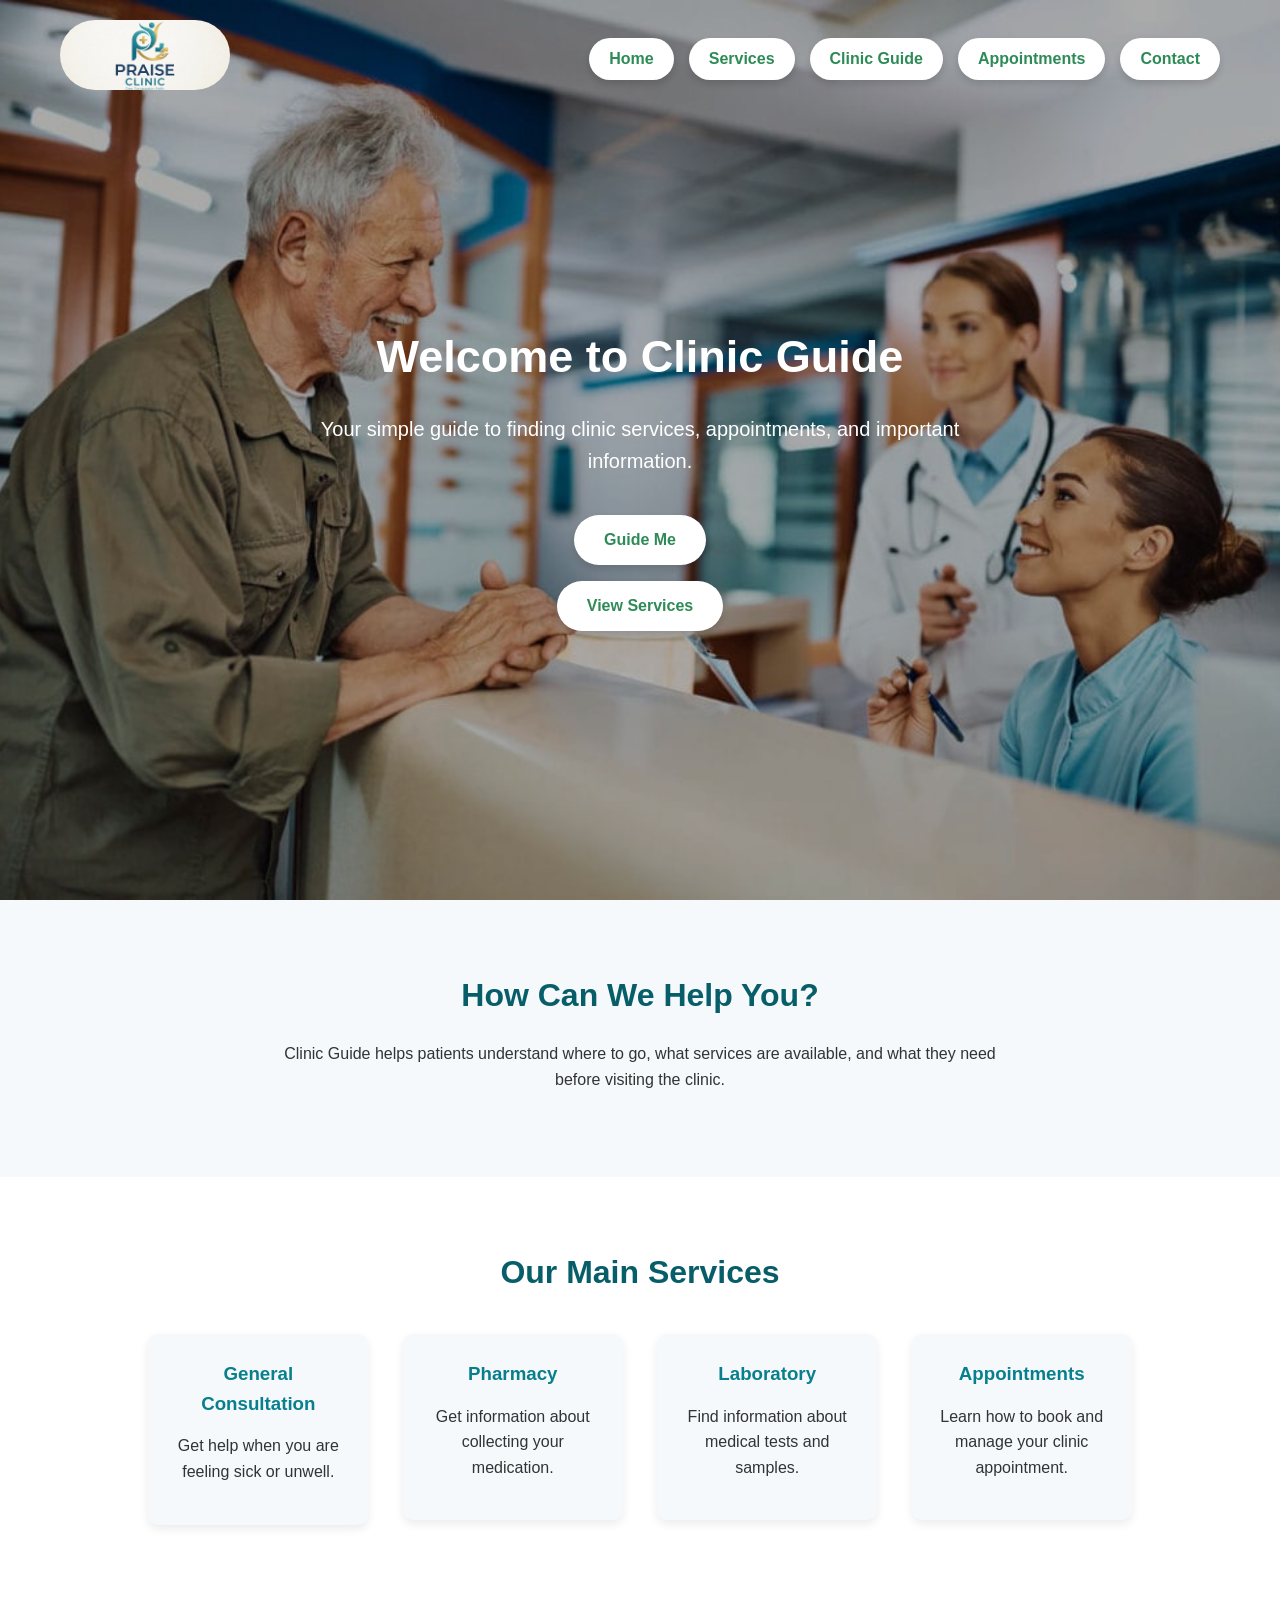
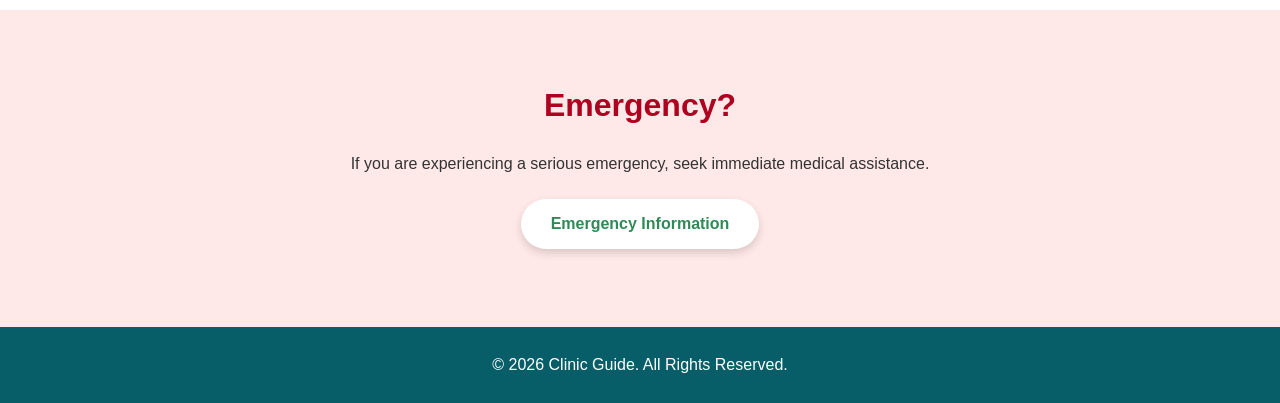
<file: index.html>
<!DOCTYPE html>
<html lang="en">
<head>
    <meta charset="UTF-8">
    <meta name="viewport" content="width=device-width, initial-scale=1.0">
    <title>Clinic Guide - Home</title>

    <link rel="stylesheet" href="css/style.css">
</head>

<body>

    <!-- Navigation Bar -->
    <header>
        <nav>
            <a href="index.html" class="logo">
    <img src="logo.jpeg" alt="Clinic Guide Logo">
</a>

            <ul>
                <li><a href="index.html">Home</a></li>
                <li><a href="services.html">Services</a></li>
                <li><a href="guide.html">Clinic Guide</a></li>
                <li><a href="appointments.html">Appointments</a></li>
                <li><a href="contact.html">Contact</a></li>
            </ul>
        </nav>
    </header>


    <!-- Hero Section -->
    <main>

        <section class="hero">

    <h2>Welcome to Clinic Guide</h2>

    <p>
        Your simple guide to finding clinic services,
        appointments, and important information.
    </p>

    <a href="guide.html">Guide Me</a>
    <a href="services.html">View Services</a>

</section>


        <!-- About Section -->
        <section>
            <h2>How Can We Help You?</h2>

            <p>
                Clinic Guide helps patients understand where to go,
                what services are available, and what they need
                before visiting the clinic.
            </p>
        </section>


        <!-- Services Preview -->
        <section>
            <h2>Our Main Services</h2>

            <div>
                <h3>General Consultation</h3>
                <p>Get help when you are feeling sick or unwell.</p>
            </div>

            <div>
                <h3>Pharmacy</h3>
                <p>Get information about collecting your medication.</p>
            </div>

            <div>
                <h3>Laboratory</h3>
                <p>Find information about medical tests and samples.</p>
            </div>

            <div>
                <h3>Appointments</h3>
                <p>Learn how to book and manage your clinic appointment.</p>
            </div>

        </section>


        <!-- Emergency Section -->
        <section>
            <h2>Emergency?</h2>

            <p>
                If you are experiencing a serious emergency,
                seek immediate medical assistance.
            </p>

            <a href="contact.html">Emergency Information</a>
        </section>

    </main>


    <!-- Footer -->
    <footer>
        <p>&copy; 2026 Clinic Guide. All Rights Reserved.</p>
    </footer>

    <script src="js/script.js"></script>

</body>
</html>
</file>
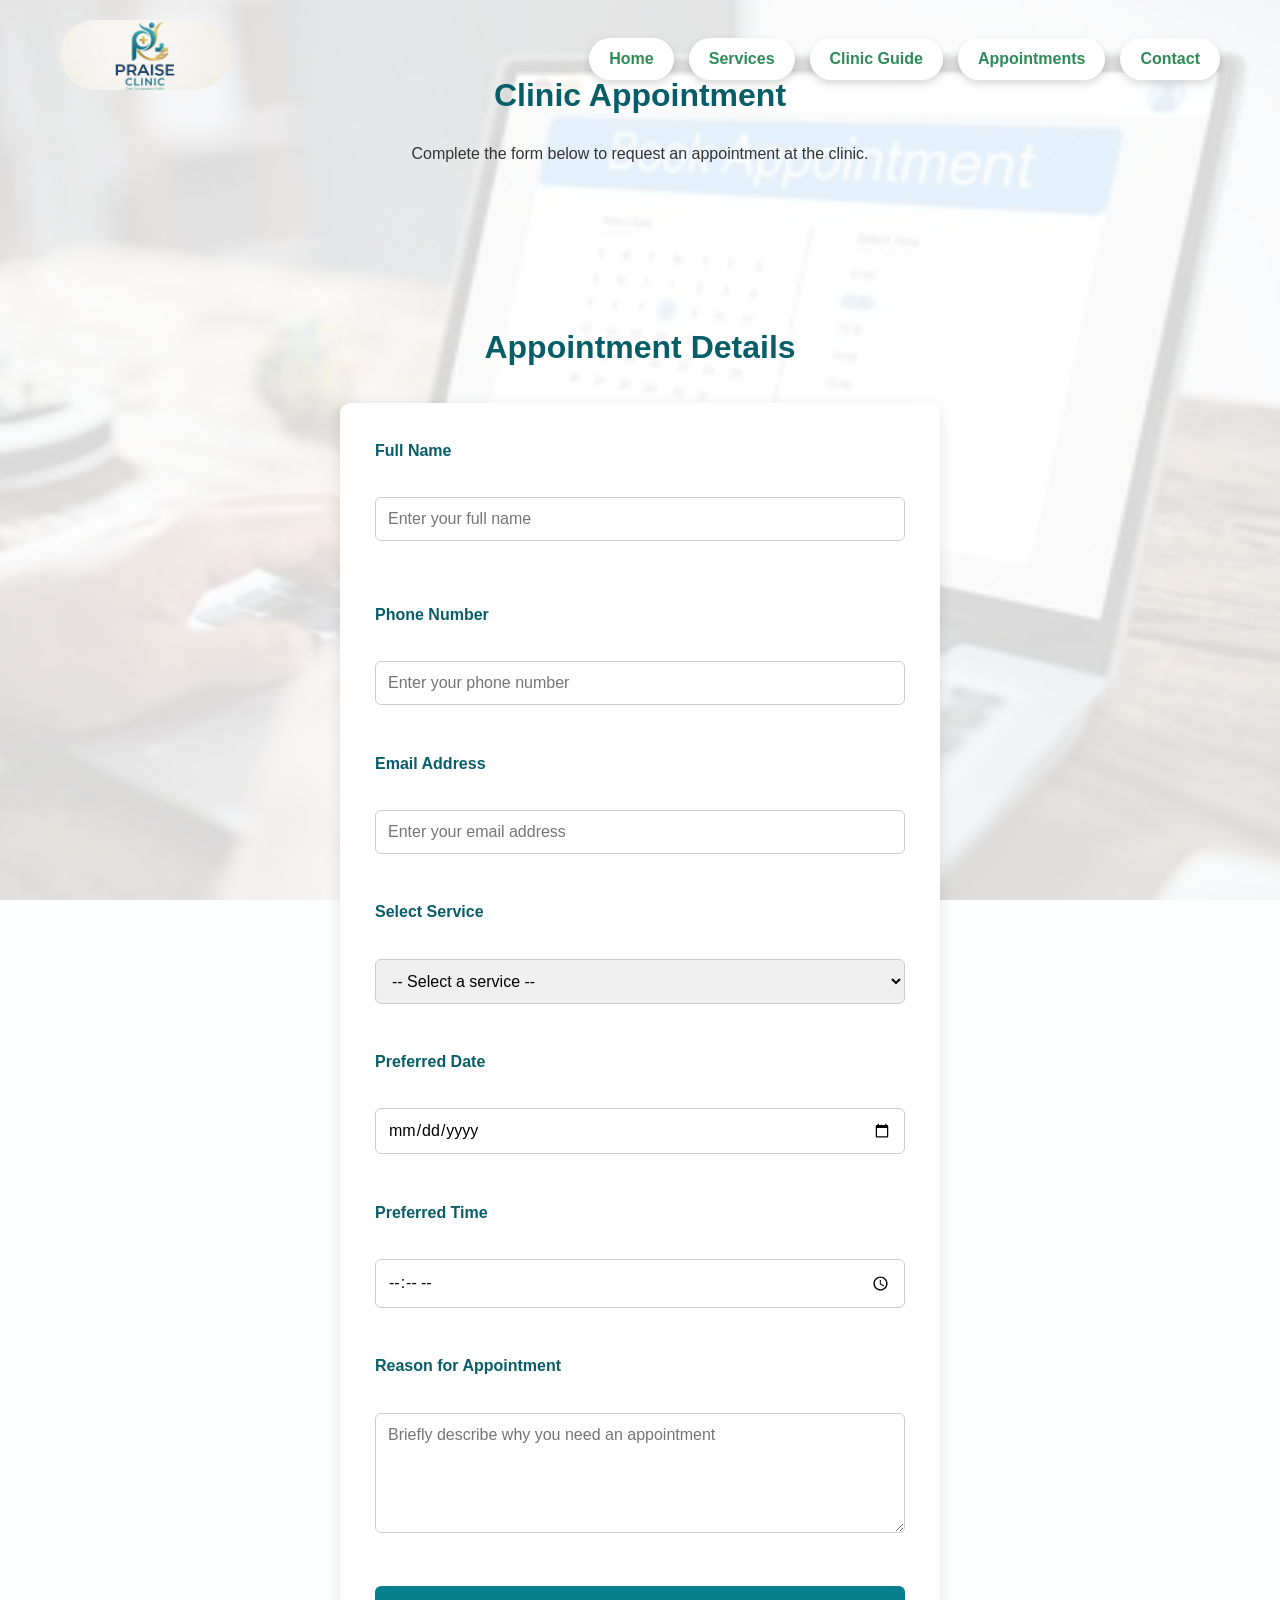
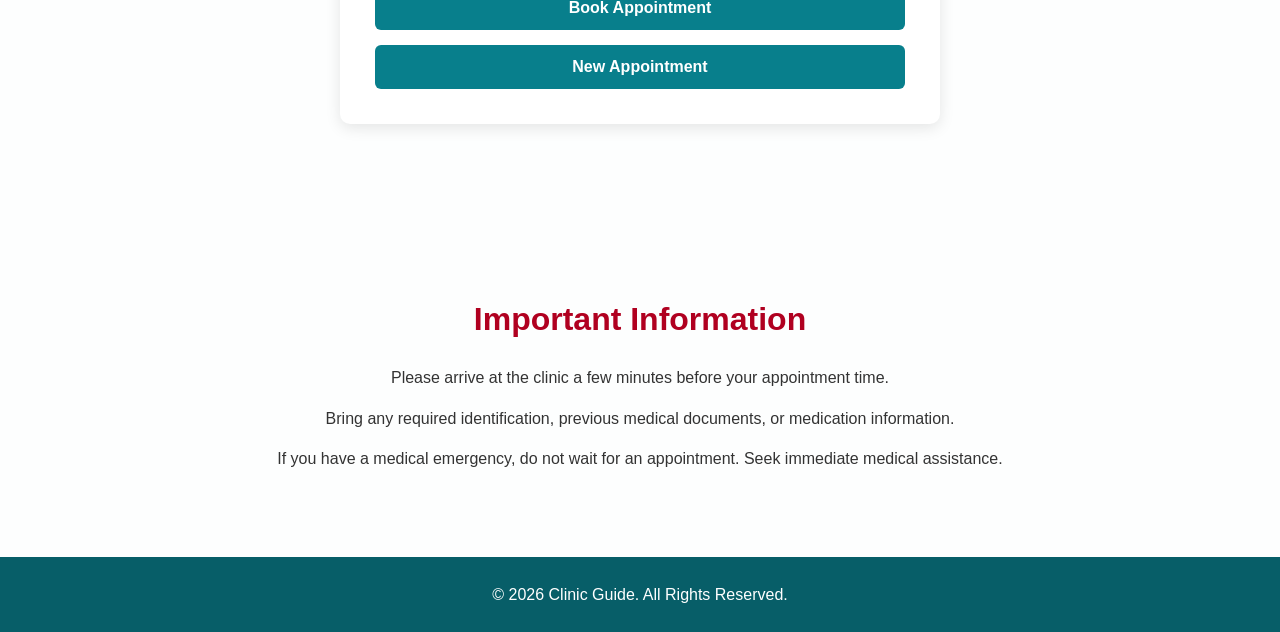
<file: appointments.html>
<!DOCTYPE html>
<html lang="en">

<head>
    <meta charset="UTF-8">
    <meta name="viewport" content="width=device-width, initial-scale=1.0">

    <title>Clinic Guide - Appointments</title>

    <link rel="stylesheet" href="css/style.css">
</head>

<body class="appointments-page">

    <!-- Navigation -->
    <header>
        <nav>

            <a href="appointments.html" class="logo">
    <img src="logo.jpeg" alt="Clinic Guide Logo">
</a>


            <ul>
                <li><a href="index.html">Home</a></li>
                <li><a href="services.html">Services</a></li>
                <li><a href="guide.html">Clinic Guide</a></li>
                <li><a href="appointments.html">Appointments</a></li>
                <li><a href="contact.html">Contact</a></li>
            </ul>

        </nav>
    </header>


    <!-- Main Content -->
    <main>

        <!-- Introduction -->
        <section>

            <h2 id="appointmentTitle">Book an Appointment</h2>

            <p>
                Complete the form below to request an appointment
                at the clinic.
            </p>

            <p id="message"></p>

        </section>


        <!-- Appointment Form -->
        <section>

            <h2>Appointment Details</h2>

            <form onsubmit="bookAppointment(event)">

                <!-- Patient Name -->
                <div>
                    <label for="fullname">Full Name</label>

                    <br>

                    <input
                        type="text"
                        id="fullname"
                        name="fullname"
                        placeholder="Enter your full name"
                        required
                    >
                </div>

                <br>

                  <p id="appointmentMessage"></p>


                <!-- Phone Number -->
                <div>
                    <label for="phone">Phone Number</label>

                    <br>

                    <input
                        type="tel"
                        id="phone"
                        name="phone"
                        placeholder="Enter your phone number"
                        required
                    >
                </div>

                <br>


                <!-- Email -->
                <div>
                    <label for="email">Email Address</label>

                    <br>

                    <input
                        type="email"
                        id="email"
                        name="email"
                        placeholder="Enter your email address"
                    >
                </div>

                <br>


                <!-- Service -->
                <div>
                    <label for="service">Select Service</label>

                    <br>

                    <select id="service" name="service" required>

                        <option value="">
                            -- Select a service --
                        </option>

                        <option value="general">
                            General Consultation
                        </option>

                        <option value="pharmacy">
                            Pharmacy
                        </option>

                        <option value="laboratory">
                            Laboratory
                        </option>

                        <option value="child-health">
                            Child Health
                        </option>

                        <option value="family-planning">
                            Family Planning
                        </option>

                        <option value="dental">
                            Dental
                        </option>

                        <option value="immunization">
                            Immunization
                        </option>

                        <option value="mental-health">
                            Mental Health
                        </option>

                    </select>

                    <p id="serviceMessage"></p>
                </div>

                <br>


                <!-- Date -->
                <div>
                    <label for="date">Preferred Date</label>

                    <br>

                    <input
                        type="date"
                        id="date"
                        name="date"
                        required
                    >
                    <p id="dateMessage"></p>
                </div>

                <br>


                <!-- Time -->
                <div>
                    <label for="time">Preferred Time</label>

                    <br>

                    <input
                        type="time"
                        id="time"
                        name="time"
                        required
                    >

                    <p id="timeMessage"></p>
                </div>

                <br>


                <!-- Reason -->
                <div>
                    <label for="reason">
                        Reason for Appointment
                    </label>

                    <br>

                    <textarea
                        id="reason"
                        name="reason"
                        rows="5"
                        placeholder="Briefly describe why you need an appointment"
                    ></textarea>

                    <p id="reasonMessage"></p>
                </div>

                <br>


                <!-- Submit -->
                <button type="submit">
                    Book Appointment
                </button>
                <p id="bookingMessage"></p>

                <button type="button" onclick="newAppointment()">
    New Appointment
</button>

            </form>

        </section>


        <!-- Appointment Information -->
        <section>

            <h2>Important Information</h2>

            <p>
                Please arrive at the clinic a few minutes before
                your appointment time.
            </p>

            <p>
                Bring any required identification, previous medical
                documents, or medication information.
            </p>

            <p>
                If you have a medical emergency, do not wait for
                an appointment. Seek immediate medical assistance.
            </p>

        </section>

    </main>


    <!-- Footer -->
    <footer>

        <p>
            &copy; 2026 Clinic Guide. All Rights Reserved.
        </p>

    </footer>

    <script src="js/script.js"></script>

</body>

</html>
</file>
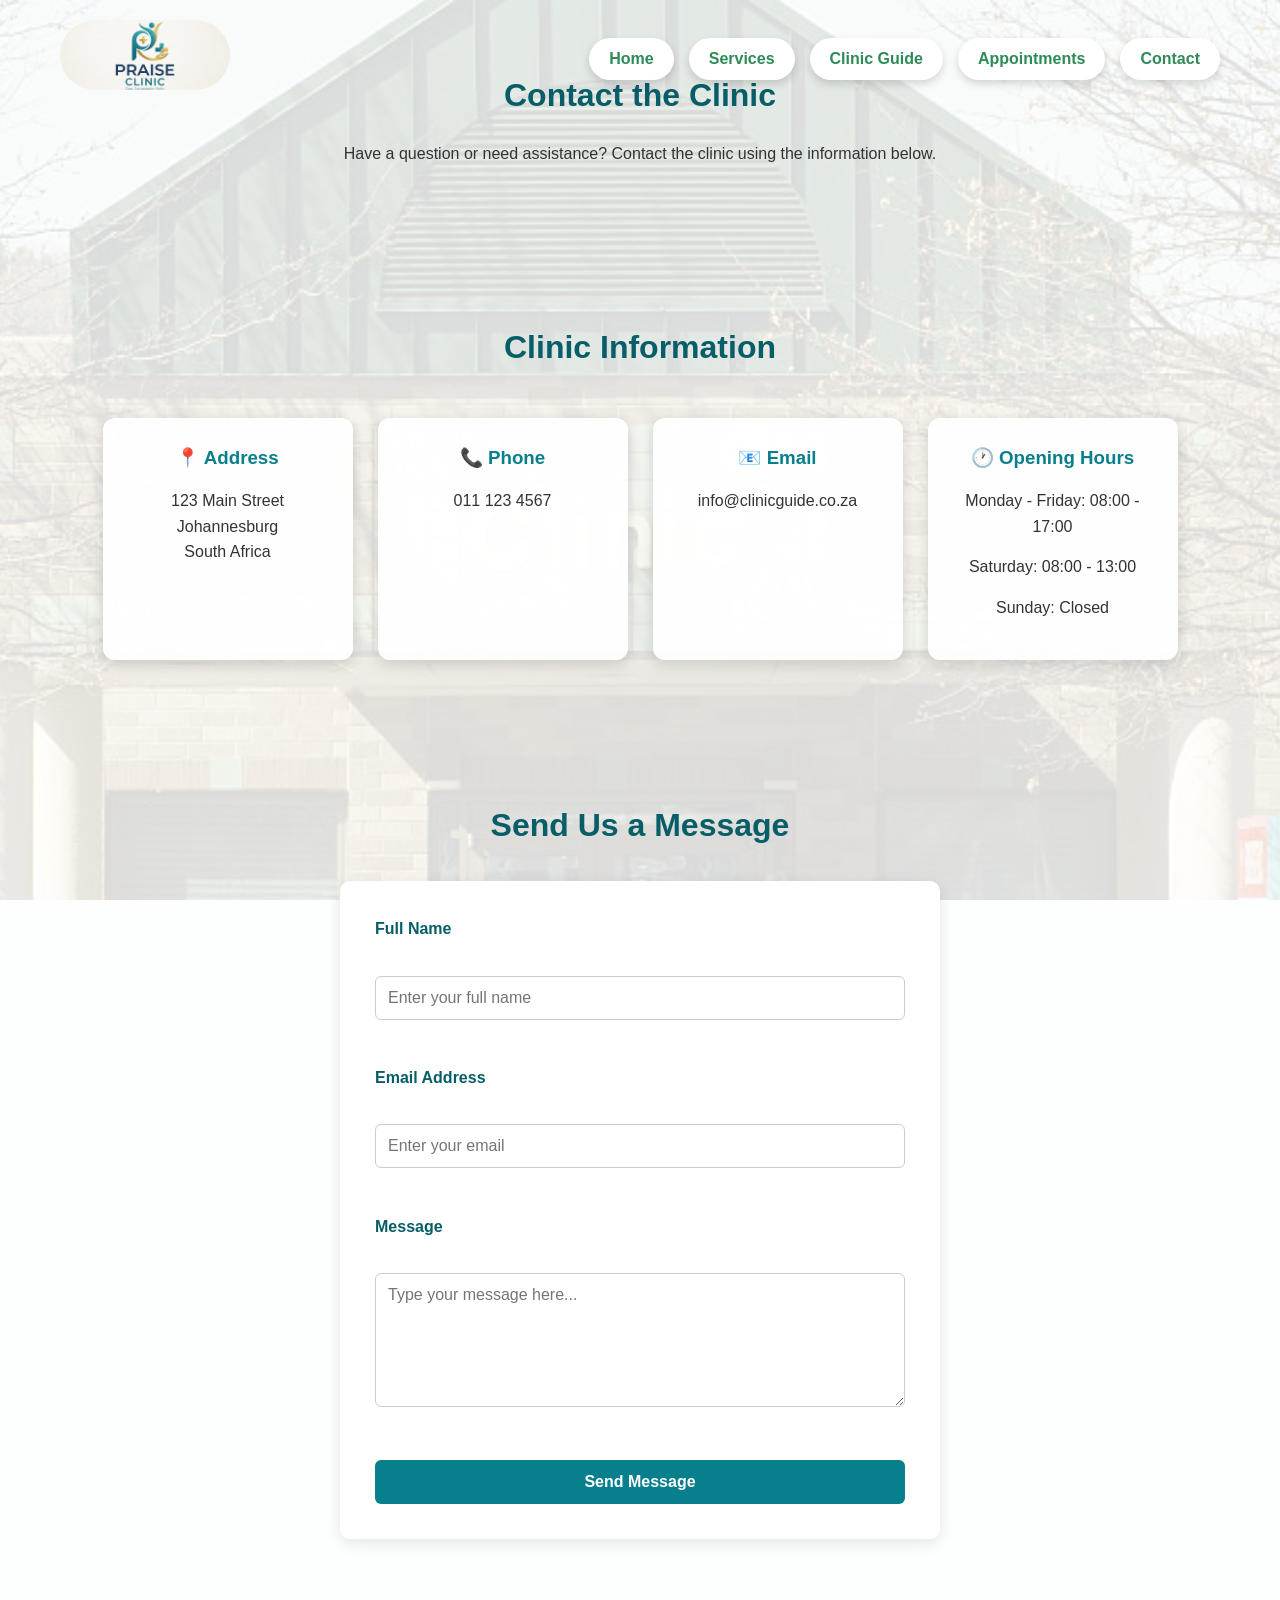
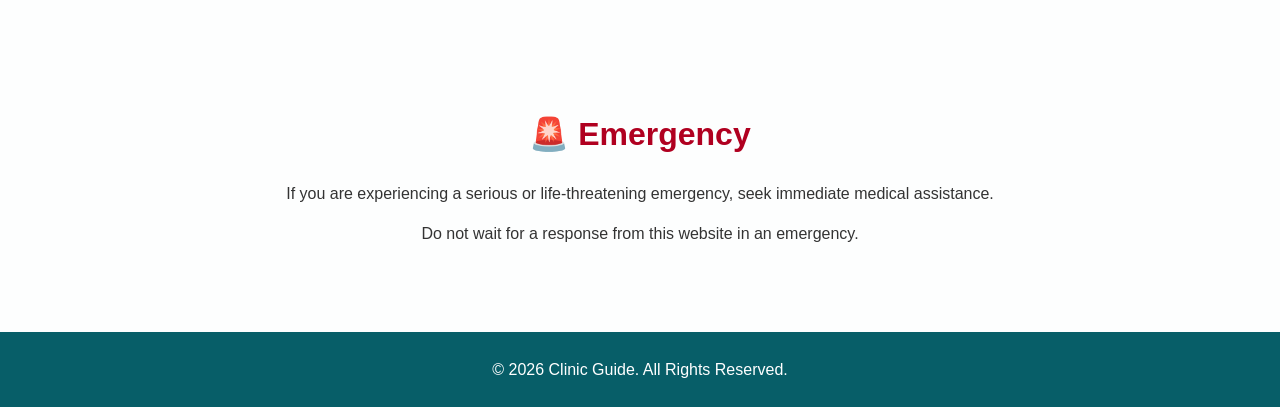
<file: contact.html>
<!DOCTYPE html>
<html lang="en">

<head>
    <meta charset="UTF-8">
    <meta name="viewport" content="width=device-width, initial-scale=1.0">

    <title>Clinic Guide - Contact</title>

    <link rel="stylesheet" href="css/style.css">
</head>

<body class="contact-page">

    <!-- Navigation -->
    <header>
        <nav>

            <a href="contact.html" class="logo">
    <img src="logo.jpeg" alt="Clinic Guide Logo">
</a>


            <ul>
                <li><a href="index.html">Home</a></li>
                <li><a href="services.html">Services</a></li>
                <li><a href="guide.html">Clinic Guide</a></li>
                <li><a href="appointments.html">Appointments</a></li>
                <li><a href="contact.html">Contact</a></li>
            </ul>

        </nav>
    </header>


    <!-- Main Content -->
    <main>

        <!-- Contact Introduction -->
        <section>

            <h2>Contact the Clinic</h2>

            <p>
                Have a question or need assistance?
                Contact the clinic using the information below.
            </p>

        </section>


        <!-- Contact Information -->
        <section>

            <h2>Clinic Information</h2>

            <div>
                <h3>📍 Address</h3>

                <p>
                    123 Main Street<br>
                    Johannesburg<br>
                    South Africa
                </p>
            </div>


            <div>
                <h3>📞 Phone</h3>

                <p>
                    011 123 4567
                </p>
            </div>


            <div>
                <h3>📧 Email</h3>

                <p>
                    info@clinicguide.co.za
                </p>
            </div>


            <div>
                <h3>🕐 Opening Hours</h3>

                <p>
                    Monday - Friday: 08:00 - 17:00
                </p>

                <p>
                    Saturday: 08:00 - 13:00
                </p>

                <p>
                    Sunday: Closed
                </p>
            </div>

        </section>


        <!-- Contact Form -->
        <section>

            <h2>Send Us a Message</h2>

            <form onsubmit="submitContactForm(event)">

                <div>

                    <label for="name">
                        Full Name
                    </label>

                    <br>

                    <input
                        type="text"
                        id="name"
                        name="name"
                        placeholder="Enter your full name"
                        required
                    >

                </div>

                <br>


                <div>

                    <label for="email">
                        Email Address
                    </label>

                    <br>

                    <input
                        type="email"
                        id="email"
                        name="email"
                        placeholder="Enter your email"
                        required
                    >

                </div>

                <br>


                <div>

                    <label for="message">
                        Message
                    </label>

                    <br>

                    <textarea
                        id="message"
                        name="message"
                        rows="6"
                        placeholder="Type your message here..."
                        required
                    ></textarea>

                </div>

                <br>


                <button type="submit">
                    Send Message
                </button>

            </form>

        </section>


        <!-- Emergency -->
        <section>

            <h2>🚨 Emergency</h2>

            <p>
                If you are experiencing a serious or
                life-threatening emergency, seek immediate
                medical assistance.
            </p>

            <p>
                Do not wait for a response from this website
                in an emergency.
            </p>

        </section>

    </main>


    <!-- Footer -->
    <footer>

        <p>
            &copy; 2026 Clinic Guide. All Rights Reserved.
        </p>

    </footer>
    <script src="js/script.js"></script>

</body>

</html>
</file>
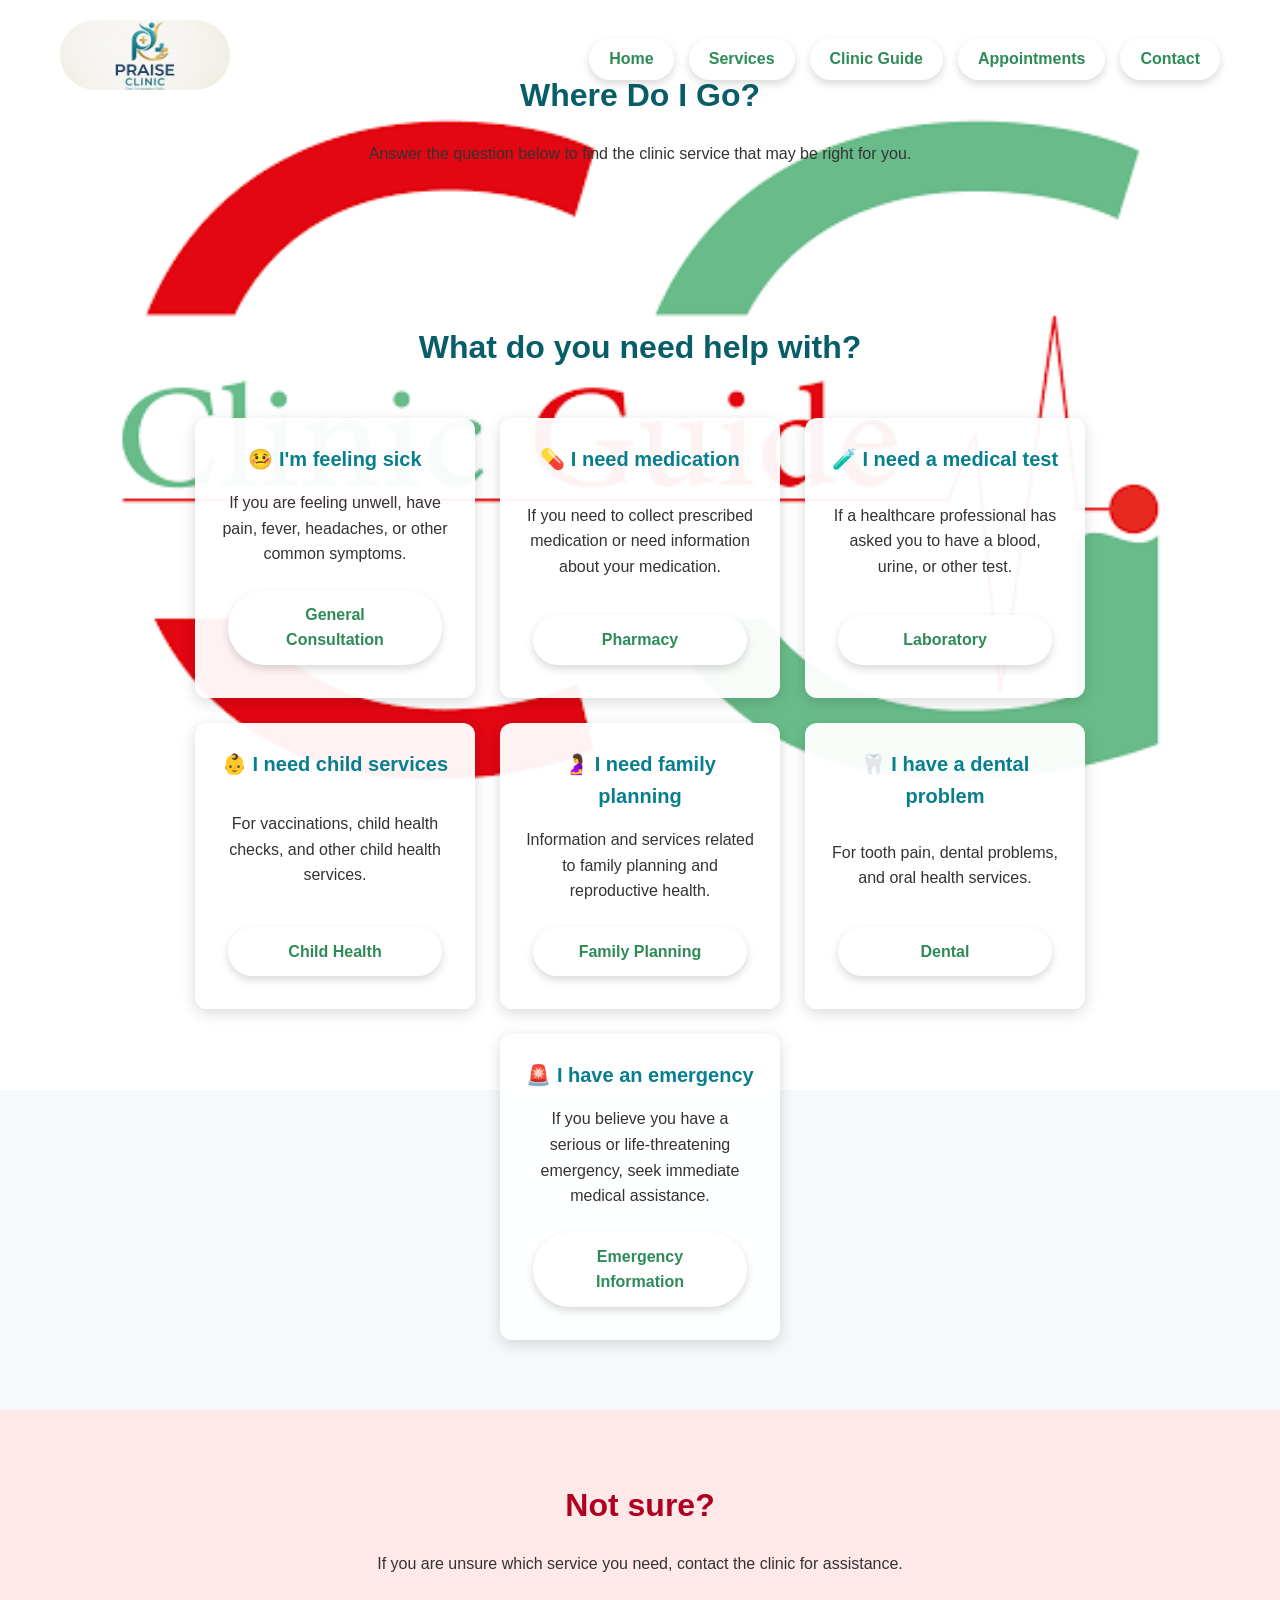
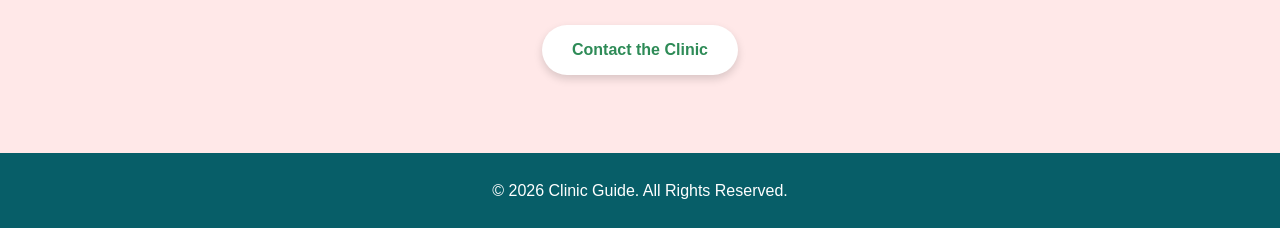
<file: guide.html>
<!DOCTYPE html>
<html lang="en">

<head>
    <meta charset="UTF-8">
    <meta name="viewport" content="width=device-width, initial-scale=1.0">

    <title>Clinic Guide - Where Do I Go?</title>

    <link rel="stylesheet" href="css/style.css">
</head>

<body class="guide-page">

    <!-- Navigation -->
    <header>
        <nav>

            <a href="guide.html" class="logo">
    <img src="logo.jpeg" alt="Clinic Guide Logo">
</a>


            <ul>
                <li><a href="index.html">Home</a></li>
                <li><a href="services.html">Services</a></li>
                <li><a href="guide.html">Clinic Guide</a></li>
                <li><a href="appointments.html">Appointments</a></li>
                <li><a href="contact.html">Contact</a></li>
            </ul>

        </nav>
    </header>


    <!-- Main Content -->
    <main>

        <!-- Introduction -->
        <section>

            <h2>Where Do I Go?</h2>

            <p>
                Answer the question below to find the clinic service
                that may be right for you.
            </p>

        </section>


        <!-- Question -->
        <section>

            <h2>What do you need help with?</h2>


            <!-- General Consultation -->
            <div>

                <h3>🤒 I'm feeling sick</h3>

                <p>
                    If you are feeling unwell, have pain, fever,
                    headaches, or other common symptoms.
                </p>

                <a href="services.html">
                    General Consultation
                </a>

            </div>


            <!-- Pharmacy -->
            <div>

                <h3>💊 I need medication</h3>

                <p>
                    If you need to collect prescribed medication
                    or need information about your medication.
                </p>

                <a href="services.html">
                    Pharmacy
                </a>

            </div>


            <!-- Laboratory -->
            <div>

                <h3>🧪 I need a medical test</h3>

                <p>
                    If a healthcare professional has asked you
                    to have a blood, urine, or other test.
                </p>

                <a href="services.html">
                    Laboratory
                </a>

            </div>


            <!-- Child Health -->
            <div>

                <h3>👶 I need child services</h3>

                <p>
                    For vaccinations, child health checks,
                    and other child health services.
                </p>

                <a href="services.html">
                    Child Health
                </a>

            </div>


            <!-- Family Planning -->
            <div>

                <h3>🤰 I need family planning</h3>

                <p>
                    Information and services related to
                    family planning and reproductive health.
                </p>

                <a href="services.html">
                    Family Planning
                </a>

            </div>


            <!-- Dental -->
            <div>

                <h3>🦷 I have a dental problem</h3>

                <p>
                    For tooth pain, dental problems,
                    and oral health services.
                </p>

                <a href="services.html">
                    Dental
                </a>

            </div>


            <!-- Emergency -->
            <div>

                <h3>🚨 I have an emergency</h3>

                <p>
                    If you believe you have a serious or
                    life-threatening emergency, seek immediate
                    medical assistance.
                </p>

                <a href="contact.html">
                    Emergency Information
                </a>

            </div>

        </section>


        <!-- Additional Information -->
        <section>

            <h2>Not sure?</h2>

            <p>
                If you are unsure which service you need,
                contact the clinic for assistance.
            </p>

            <br>

            <a href="contact.html">
                Contact the Clinic
            </a>

        </section>

    </main>


    <!-- Footer -->
    <footer>

        <p>
            &copy; 2026 Clinic Guide. All Rights Reserved.
        </p>

    </footer>

</body>

</html>
</file>
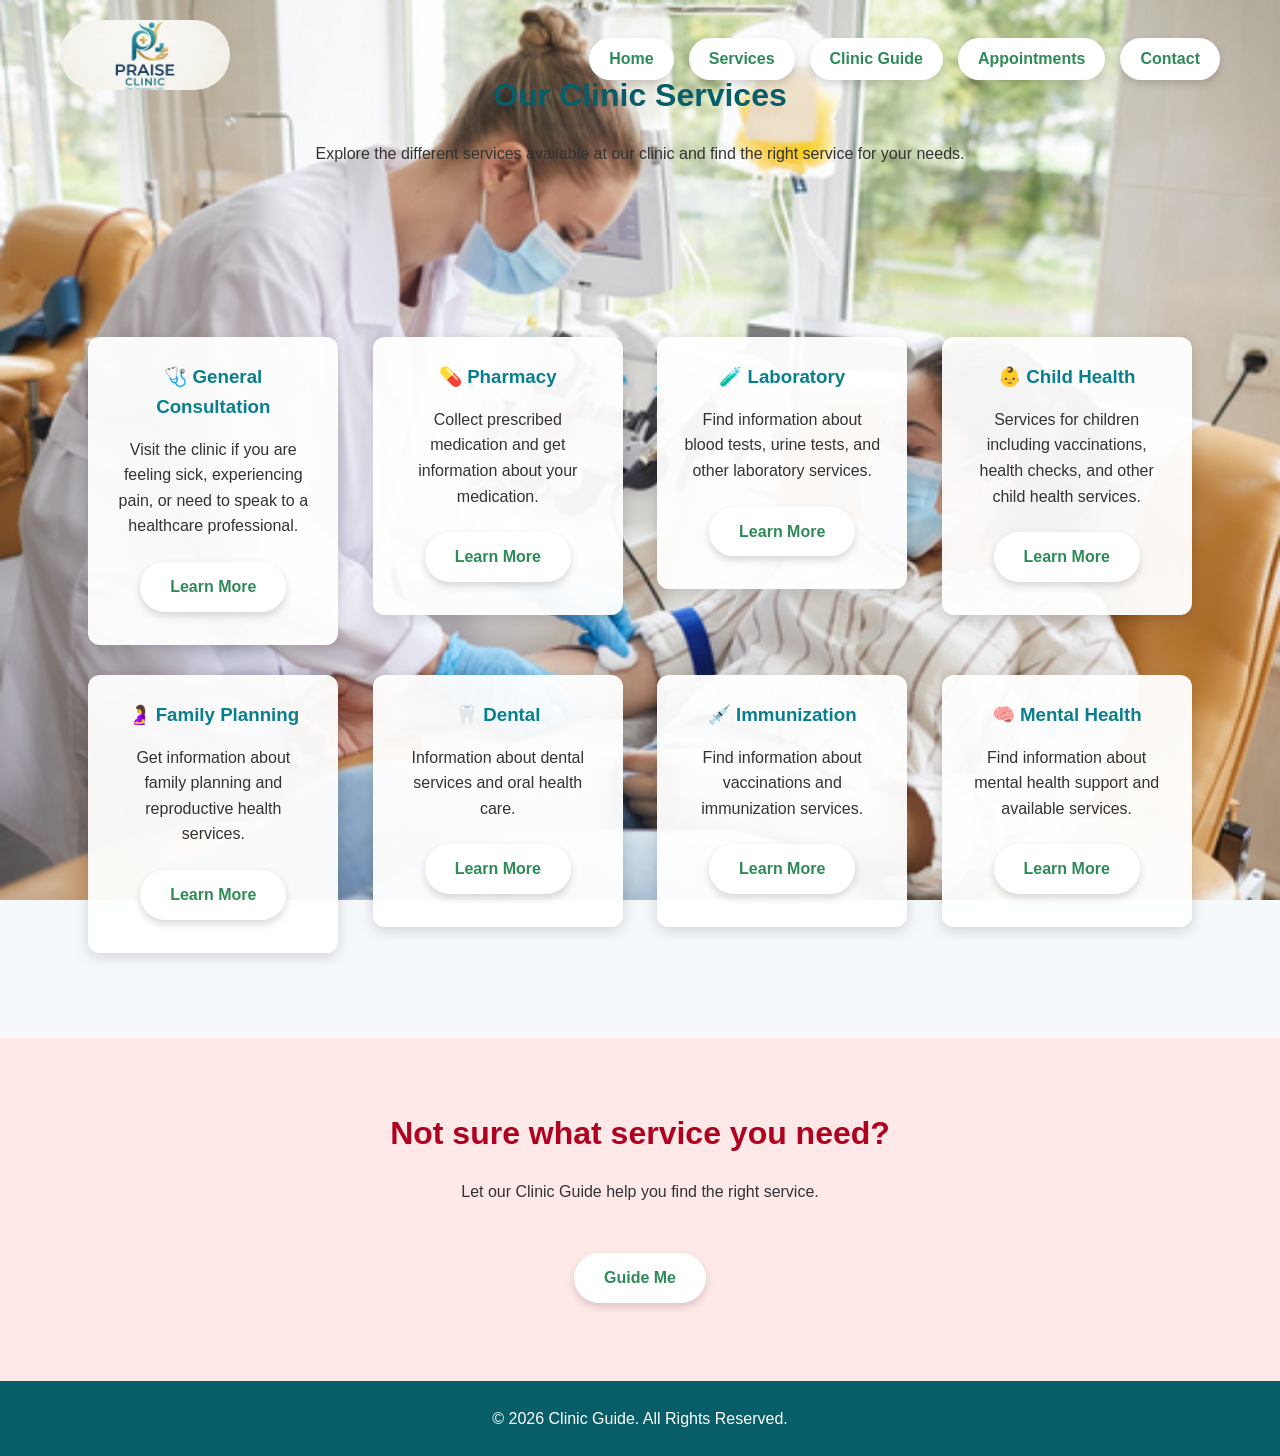
<file: services.html>
<!DOCTYPE html>
<html lang="en">
<head>
    <meta charset="UTF-8">
    <meta name="viewport" content="width=device-width, initial-scale=1.0">

    <title>Clinic Guide - Services</title>

    <link rel="stylesheet" href="css/style.css">
</head>

<body class="services-page">

    <!-- Navigation -->
    <header>
        <nav>
            <a href="services.html" class="logo">
    <img src="logo.jpeg" alt="Clinic Guide Logo">
</a>


            <ul>
                <li><a href="index.html">Home</a></li>
                <li><a href="services.html">Services</a></li>
                <li><a href="guide.html">Clinic Guide</a></li>
                <li><a href="appointments.html">Appointments</a></li>
                <li><a href="contact.html">Contact</a></li>
            </ul>
        </nav>
    </header>


    <!-- Page Introduction -->
    <main>

        <section>
            <h2>Our Clinic Services</h2>

            <p>
                Explore the different services available at our clinic
                and find the right service for your needs.
            </p>
        </section>


        <!-- Services -->
        <section>

            <div>
                <h3>🩺 General Consultation</h3>

                <p>
                    Visit the clinic if you are feeling sick,
                    experiencing pain, or need to speak to a healthcare
                    professional.
                </p>

                <a href="guide.html">Learn More</a>
            </div>


            <div>
                <h3>💊 Pharmacy</h3>

                <p>
                    Collect prescribed medication and get information
                    about your medication.
                </p>

                <a href="guide.html">Learn More</a>
            </div>


            <div>
                <h3>🧪 Laboratory</h3>

                <p>
                    Find information about blood tests, urine tests,
                    and other laboratory services.
                </p>

                <a href="guide.html">Learn More</a>
            </div>


            <div>
                <h3>👶 Child Health</h3>

                <p>
                    Services for children including vaccinations,
                    health checks, and other child health services.
                </p>

                <a href="guide.html">Learn More</a>
            </div>


            <div>
                <h3>🤰 Family Planning</h3>

                <p>
                    Get information about family planning and
                    reproductive health services.
                </p>

                <a href="guide.html">Learn More</a>
            </div>


            <div>
                <h3>🦷 Dental</h3>

                <p>
                    Information about dental services and oral
                    health care.
                </p>

                <a href="guide.html">Learn More</a>
            </div>


            <div>
                <h3>💉 Immunization</h3>

                <p>
                    Find information about vaccinations and
                    immunization services.
                </p>

                <a href="guide.html">Learn More</a>
            </div>


            <div>
                <h3>🧠 Mental Health</h3>

                <p>
                    Find information about mental health support
                    and available services.
                </p>

                <a href="guide.html">Learn More</a>
            </div>

        </section>


        <!-- Back to Home -->
        <section>

            <h2>Not sure what service you need?</h2>

            <p>
                Let our Clinic Guide help you find the right service.
            </p>

            <br>

            <a href="guide.html">Guide Me</a>

        </section>

    </main>


    <!-- Footer -->
    <footer>
        <p>&copy; 2026 Clinic Guide. All Rights Reserved.</p>
    </footer>

</body>
</html>
</file>
<file: css/style.css>
/* ================================
   GENERAL STYLES
================================ */

* {
    margin: 0;
    padding: 0;
    box-sizing: border-box;
}

body {
    font-family: Arial, sans-serif;
    line-height: 1.6;
    background-color: #f5f9fc;
    color: #333;
}

/* ================================
   NAVIGATION
================================ */

header {
    position: absolute;
    top:0;
    left: 0;
    width: 100%;
    z-index: 10;
    background-color: transparent;
    padding: 20px 60px;
}

nav {
    display: flex;
    justify-content: space-between;
    align-items: center;
}

nav h1 {
    color: white;
    font-size: 28px;
}

nav ul {
    list-style: none;
    display: flex;
    gap: 15px;
    background: none;
    padding: 0;
}

nav ul li a {
    display: inline-block;
    background-color: #ffffff;
    color: #2e8b57;
    text-decoration: none;
    font-weight: bold;
    padding: 8px 20px;
    border-radius: 50px;
    box-shadow: 0 4px 8px rgba(0, 0, 0, 0.15);
    transition: all 0.3s ease;
}

nav ul li a:hover {
    background-color: #f0fdf4;
    color: #1b4d30;
    text-decoration: none;
    transform: translateY(-2px);
}


/* ================================
   HOME PAGE HERO
================================ */

.hero {
    position: relative;
    overflow: hidden;
    
    /* Make the hero take up the full height of the viewport */
    height: 100vh;
    width: 100%;

    display: flex;
    flex-direction: column;
    justify-content: center;
    align-items: center;

    text-align: center;
    padding: 120px 20px 60px 20px; /* Adjusted padding to keep text centered */
}

/* Home background image */
.hero::before {
    content: "";
    position: absolute;
    inset: 0;

    background-image: url("../HOME.jpg");
    background-size: cover;
    background-position: center;

    animation: imageZoom 3s ease-out forwards;

    z-index: 0;
}

/* Dark overlay */
.hero::after {
    content: "";
    position: absolute;
    inset: 0;

    background-color: rgba(0, 0, 0, 0.30);

    z-index: 1;
}

/* Keep text above background */
.hero > * {
    position: relative;
    z-index: 2;
}


/* Zoom animation */

@keyframes imageZoom {
    0% {
        opacity: 0;
        transform: scale(1.3);
    }

    100% {
        opacity: 1;
        transform: scale(1);
    }
}

.hero h2 {
    font-size: 45px;
    color: white;
    margin-bottom: 20px;
}

.hero p {
    font-size: 20px;
    color: white;
    max-width: 700px;
    margin-bottom: 30px;
}

/* ================================
   BUTTONS
================================ */

.hero a,
main section a {
    display: inline-block;
    background-color: #ffffff; /* White oval background */
    color: #2e8b57;            /* Light/Medium green text matching the nav */

    padding: 12px 30px;
    margin: 8px;

    border-radius: 50px;       /* Oval shape matching navigation */

    text-decoration: none;
    font-weight: bold;

    box-shadow: 0 4px 8px rgba(0, 0, 0, 0.15); /* Soft drop shadow */
    transition: all 0.3s ease;
}

.hero a:hover,
main section a:hover {
    background-color: #f0fdf4; /* Light green tint on hover */
    color: #1b4d30;            /* Darker green text on hover */
    transform: translateY(-2px); /* Lift effect matching navigation */
}

/* ================================
   GENERAL SECTIONS
================================ */

main section {
    padding: 70px 60px;
    text-align: center;
}

main section h2 {
    font-size: 32px;
    color: #075e68;
    margin-bottom: 20px;
}

main section p {
    max-width: 750px;
    margin: 0 auto 15px;
}


/* ================================
   HOME PAGE SERVICES
================================ */

main section:nth-child(3) {
    background-color: white;
}

main section:nth-child(3) > div {
    display: inline-block;
    vertical-align: top;
    width: 220px;
    min-height: 180px;

    margin: 15px;
    padding: 25px;

    background-color: #f5f9fc;

    border-radius: 10px;

    box-shadow: 0 4px 10px rgba(0, 0, 0, 0.08);

    transition: 0.3s;
}

main section:nth-child(3) > div:hover {
    transform: translateY(-5px);
}

main section:nth-child(3) h3 {
    color: #087f8c;
    margin-bottom: 15px;
}


/* ================================
   EMERGENCY SECTION
================================ */

main section:last-child {
    background-color: #ffe8e8;
}

main section:last-child h2 {
    color: #b00020;
}

/* ================================
   SERVICES PAGE BACKGROUND
================================ */

.services-page {
    background-image: url("../service.png");
    background-size: cover;
    background-position: center;
    background-attachment: fixed;
    background-repeat: no-repeat;
}


/* Services cards section */

.services-page main section:nth-child(2) {
    background-color: transparent;
}

.services-page main section:nth-child(2) > div {
    display: inline-block;
    vertical-align: top;

    width: 250px;
    min-height: 220px;

    margin: 15px;
    padding: 25px;

    background-color: rgba(255, 255, 255, 0.95);

    border-radius: 12px;

    box-shadow: 0 4px 15px rgba(0, 0, 0, 0.15);

    transition: 0.3s;
}

.services-page main section:nth-child(2) > div:hover {
    transform: translateY(-8px);

    box-shadow: 0 8px 20px rgba(0, 0, 0, 0.20);
}

.services-page main section:nth-child(2) h3 {
    color: #087f8c;
    margin-bottom: 15px;
}


/* ================================
   CLINIC GUIDE BACKGROUND
================================ */

.guide-page {
    background-image: url("../guide.png");
    background-size: cover;
    background-position: center;
    background-attachment: fixed;
    background-repeat: no-repeat;
}

/* Guide cards */

.guide-page main section:nth-child(2) {
    display: flex;
    flex-wrap: wrap;
    justify-content: center;
    gap: 25px;

    background-color: transparent;
}

.guide-page main section:nth-child(2) h2 {
    width: 100%;
}

.guide-page main section:nth-child(2) > div {
    width: 280px;
    min-height: 230px;

    padding: 25px;

    background-color: rgba(255, 255, 255, 0.95);

    border-radius: 12px;

    box-shadow: 0 4px 15px rgba(0, 0, 0, 0.15);

    display: flex;
    flex-direction: column;
    justify-content: space-between;

    transition: 0.3s;
}

.guide-page main section:nth-child(2) > div:hover {
    transform: translateY(-8px);

    box-shadow: 0 8px 20px rgba(0, 0, 0, 0.20);
}

.guide-page main section:nth-child(2) h3 {
    color: #087f8c;
    font-size: 20px;
    margin-bottom: 15px;
}


/* ================================
   APPOINTMENTS PAGE BACKGROUND
================================ */

.appointments-page {
    background-image: url("../book.jpg");
    background-size: cover;
    background-position: center;
    background-attachment: fixed;
    background-repeat: no-repeat;
}

/* Appointment sections */

.appointments-page main section {
    background-color: rgba(255, 255, 255, 0.85);
}


/* ================================
   APPOINTMENT FORM
================================ */

form {
    max-width: 600px;

    margin: 30px auto;

    background-color: white;

    padding: 35px;

    border-radius: 10px;

    box-shadow: 0 4px 15px rgba(0, 0, 0, 0.10);

    text-align: left;
}

form div {
    margin-bottom: 20px;
}

form label {
    display: block;

    margin-bottom: 8px;

    font-weight: bold;

    color: #075e68;
}

form input,
form select,
form textarea {
    width: 100%;

    padding: 12px;

    border: 1px solid #ccc;

    border-radius: 6px;

    font-size: 16px;

    font-family: Arial, sans-serif;

    outline: none;
}

form input:focus,
form select:focus,
form textarea:focus {
    border-color: #087f8c;

    box-shadow: 0 0 5px rgba(8, 127, 140, 0.3);
}

form textarea {
    resize: vertical;

    min-height: 120px;
}

form button {
    width: 100%;

    padding: 13px;

    background-color: #087f8c;

    color: white;

    border: none;

    border-radius: 6px;

    font-size: 16px;

    font-weight: bold;

    cursor: pointer;

    transition: 0.3s;
}

form button:hover {
    background-color: #075e68;
}


/* ================================
   CONTACT PAGE BACKGROUND
================================ */

.contact-page {
    background-image: url("../clinic.jpg");
    background-size: cover;
    background-position: center;
    background-attachment: fixed;
    background-repeat: no-repeat;
}


/* Contact sections */

.contact-page main section {
    background-color: rgba(255, 255, 255, 0.85);
}

/* ================================
   CONTACT INFORMATION CARDS
================================ */

.contact-page main section:nth-child(2) {
    display: flex;
    flex-wrap: wrap;
    justify-content: center;

    gap: 25px;
}

.contact-page main section:nth-child(2) h2 {
    width: 100%;
}

.contact-page main section:nth-child(2) > div {
    width: 250px;
    min-height: 180px;

    padding: 25px;

    background-color: rgba(255, 255, 255, 0.95);

    border-radius: 12px;

    box-shadow: 0 4px 15px rgba(0, 0, 0, 0.15);

    transition: 0.3s;
}

.contact-page main section:nth-child(2) > div:hover {
    transform: translateY(-8px);

    box-shadow: 0 8px 20px rgba(0, 0, 0, 0.20);
}

.contact-page main section:nth-child(2) h3 {
    color: #087f8c;

    margin-bottom: 15px;
}


/* ================================
   FOOTER
================================ */

footer {
    background-color: #075e68;

    color: white;

    text-align: center;

    padding: 25px;
}

/* ================================
   MOBILE RESPONSIVE DESIGN
================================ */

@media (max-width: 768px) {

    header {
        padding: 20px;
    }

    nav {
        flex-direction: column;

        gap: 20px;
    }

    nav ul {
        flex-direction: column;

        text-align: center;

        gap: 10px;
    }

        /* Home */

    .hero {
        min-height: 450px;

        padding: 70px 20px;
    }

    .hero h2 {
        font-size: 32px;
    }

    .hero p {
        font-size: 18px;
    }


    /* General sections */

    main section {
        padding: 50px 20px;
    }

    /* Home service cards */

    main section:nth-child(3) > div {
        width: 100%;

        margin: 10px 0;
    }


    /* Guide cards */

    .guide-page main section:nth-child(2) {
        flex-direction: column;

        align-items: center;
    }

    .guide-page main section:nth-child(2) > div {
        width: 100%;

        max-width: 400px;
    }

    /* Services cards */

    .services-page main section:nth-child(2) > div {
        width: 100%;

        max-width: 400px;

        margin: 10px 0;
    }


    /* Contact cards */

    .contact-page main section:nth-child(2) {
        flex-direction: column;

        align-items: center;
    }

    .contact-page main section:nth-child(2) > div {
        width: 100%;

        max-width: 400px;
    }

    /* Forms */

    form {
        width: 100%;

        padding: 25px;
    }
}

.appointment-confirmation {
    background-color: #f0fafa;
    border: 2px solid #087f8c;
    padding: 25px;
    margin-top: 20px;
    border-radius: 10px;
    text-align: left;
}

.appointment-confirmation h3 {
    color: #075e68;
    text-align: center;
    margin-bottom: 15px;
}

.appointment-details {
    background-color: white;
    padding: 15px;
    border-radius: 8px;
}

.appointment-details p {
    margin: 8px 0;
}

.success-animation {
    animation: successAppear 0.8s ease;
}

@keyframes successAppear {
    0% {
        opacity: 0;
        transform: scale(0.8);
    }

    100% {
        opacity: 1;
        transform: scale(1);
    }
}

.logo img {
    width: 170px;
    height: 70px;
    object-fit: cover;
    border-radius: 50px;
}
</file>
